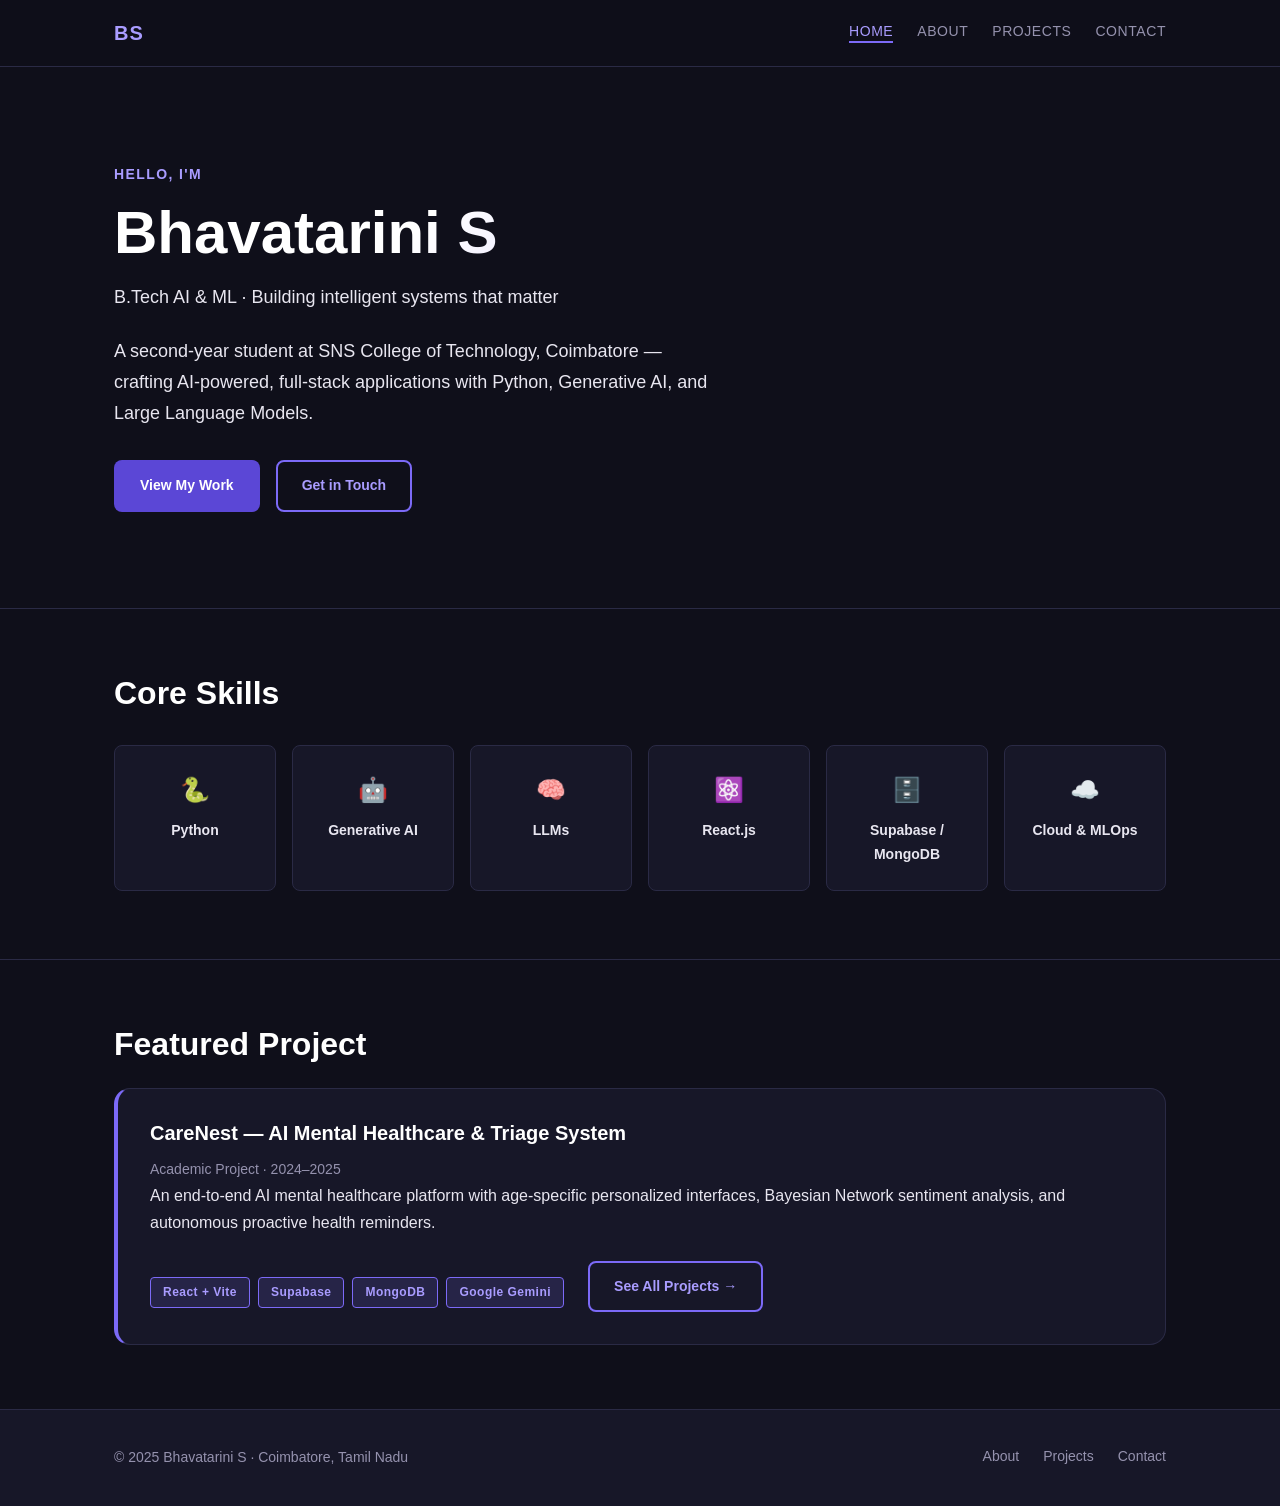
<file: index.html>
<!DOCTYPE html>
<html lang="en">
<head>
  <meta charset="UTF-8" />
  <meta name="viewport" content="width=device-width, initial-scale=1.0" />
  <meta name="description" content="Bhavatarini S — B.Tech AIML student at SNS College of Technology. Building AI-powered full-stack applications with Python, Generative AI, and LLMs." />
  <meta name="keywords" content="Bhavatarini, AI, Machine Learning, Portfolio, Python, Generative AI, LLMs, React" />
  <meta name="author" content="Bhavatarini S" />
  <meta property="og:title" content="Bhavatarini S | AI & ML Portfolio" />
  <meta property="og:description" content="B.Tech AIML student building intelligent, full-stack AI applications." />
  <meta property="og:type" content="website" />
  <title>Bhavatarini S | AI & ML Developer</title>
  <link rel="stylesheet" href="style.css" />
  
</head>
<body>

  <!-- Skip to main content for keyboard/screen reader users -->
  <a class="skip-link" href="#main-content">Skip to main content</a>

  <header role="banner">
    <div class="container header-inner">
      <a href="index.html" class="logo" aria-label="Bhavatarini S — Home">BS</a>
      <nav aria-label="Primary navigation">
        <ul role="list">
          <li><a href="index.html" aria-current="page">Home</a></li>
          <li><a href="about.html">About</a></li>
          <li><a href="projects.html">Projects</a></li>
          <li><a href="contact.html">Contact</a></li>
        </ul>
      </nav>
    </div>
  </header>

  <main id="main-content">

    <!-- Hero Section -->
    <section aria-labelledby="hero-heading" class="hero">
      <div class="container">
        <p class="eyebrow" aria-hidden="true">Hello, I'm</p>
        <h1 id="hero-heading">Bhavatarini S</h1>
        <p class="tagline">B.Tech AI &amp; ML · Building intelligent systems that matter</p>
        <p class="hero-desc">
          A second-year student at SNS College of Technology, Coimbatore — crafting AI-powered, full-stack applications
          with Python, Generative AI, and Large Language Models.
        </p>
        <div class="hero-actions">
          <a href="projects.html" class="btn btn-primary">View My Work</a>
          <a href="contact.html" class="btn btn-outline">Get in Touch</a>
        </div>
      </div>
    </section>

    <!-- Skills Snapshot -->
    <section aria-labelledby="skills-heading" class="skills-section">
      <div class="container">
        <h2 id="skills-heading">Core Skills</h2>
        <ul class="skills-grid" role="list">
          <li class="skill-card">
            <span class="skill-icon" aria-hidden="true">🐍</span>
            <span>Python</span>
          </li>
          <li class="skill-card">
            <span class="skill-icon" aria-hidden="true">🤖</span>
            <span>Generative AI</span>
          </li>
          <li class="skill-card">
            <span class="skill-icon" aria-hidden="true">🧠</span>
            <span>LLMs</span>
          </li>
          <li class="skill-card">
            <span class="skill-icon" aria-hidden="true">⚛️</span>
            <span>React.js</span>
          </li>
          <li class="skill-card">
            <span class="skill-icon" aria-hidden="true">🗄️</span>
            <span>Supabase / MongoDB</span>
          </li>
          <li class="skill-card">
            <span class="skill-icon" aria-hidden="true">☁️</span>
            <span>Cloud & MLOps</span>
          </li>
        </ul>
      </div>
    </section>

    <!-- Featured Project -->
    <section aria-labelledby="featured-heading" class="featured-section">
      <div class="container">
        <h2 id="featured-heading">Featured Project</h2>
        <article aria-labelledby="carenest-title">
          <header>
            <h3 id="carenest-title">CareNest — AI Mental Healthcare &amp; Triage System</h3>
            <p class="project-meta">Academic Project · 2024–2025</p>
          </header>
          <p>
            An end-to-end AI mental healthcare platform with age-specific personalized interfaces, 
            Bayesian Network sentiment analysis, and autonomous proactive health reminders.
          </p>
          <footer>
            <ul class="tag-list" role="list" aria-label="Tech stack">
              <li>React + Vite</li>
              <li>Supabase</li>
              <li>MongoDB</li>
              <li>Google Gemini</li>
            </ul>
            <a href="projects.html" class="btn btn-outline" aria-label="See all projects including CareNest">See All Projects →</a>
          </footer>
        </article>
      </div>
    </section>

  </main>

  <footer role="contentinfo">
    <div class="container footer-inner">
      <p>© <time datetime="2025">2025</time> Bhavatarini S · Coimbatore, Tamil Nadu</p>
      <nav aria-label="Footer navigation">
        <ul role="list">
          <li><a href="about.html">About</a></li>
          <li><a href="projects.html">Projects</a></li>
          <li><a href="contact.html">Contact</a></li>
        </ul>
      </nav>
    </div>
  </footer>

</body>
</html>
</file>
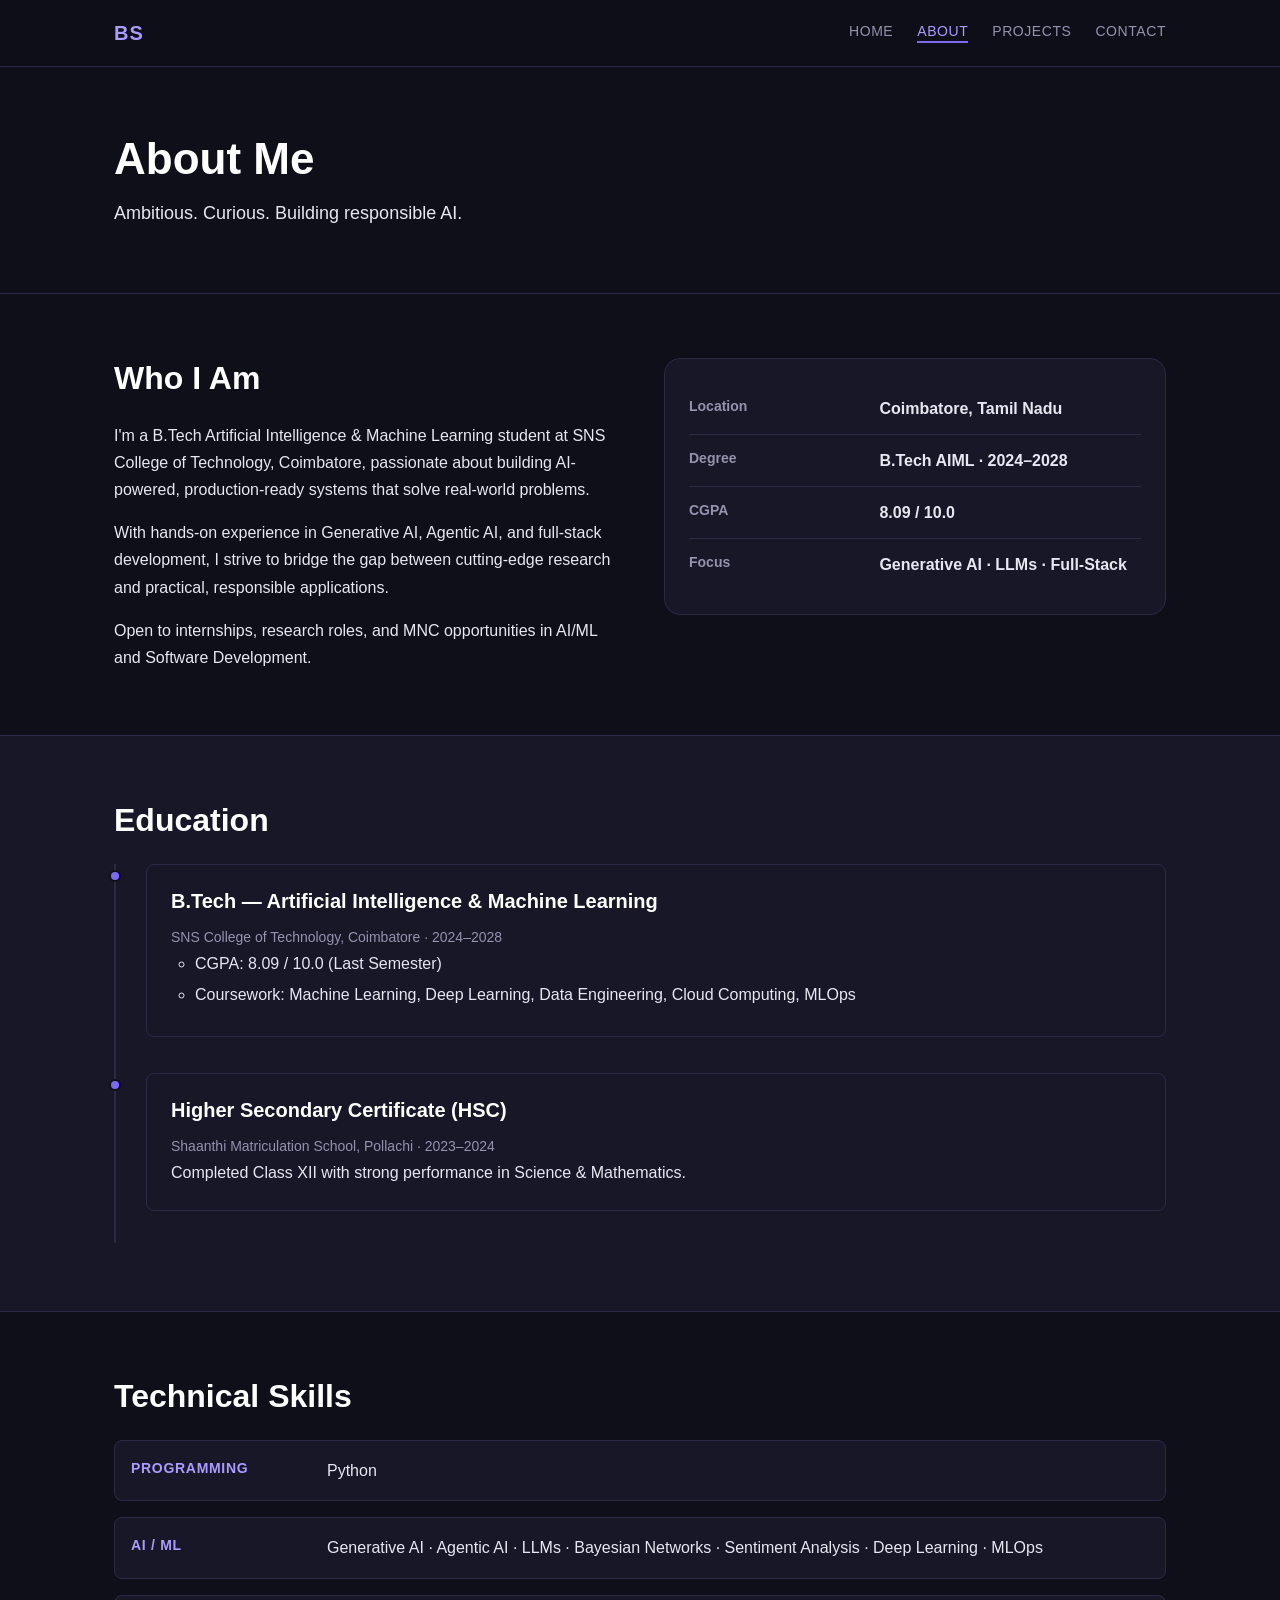
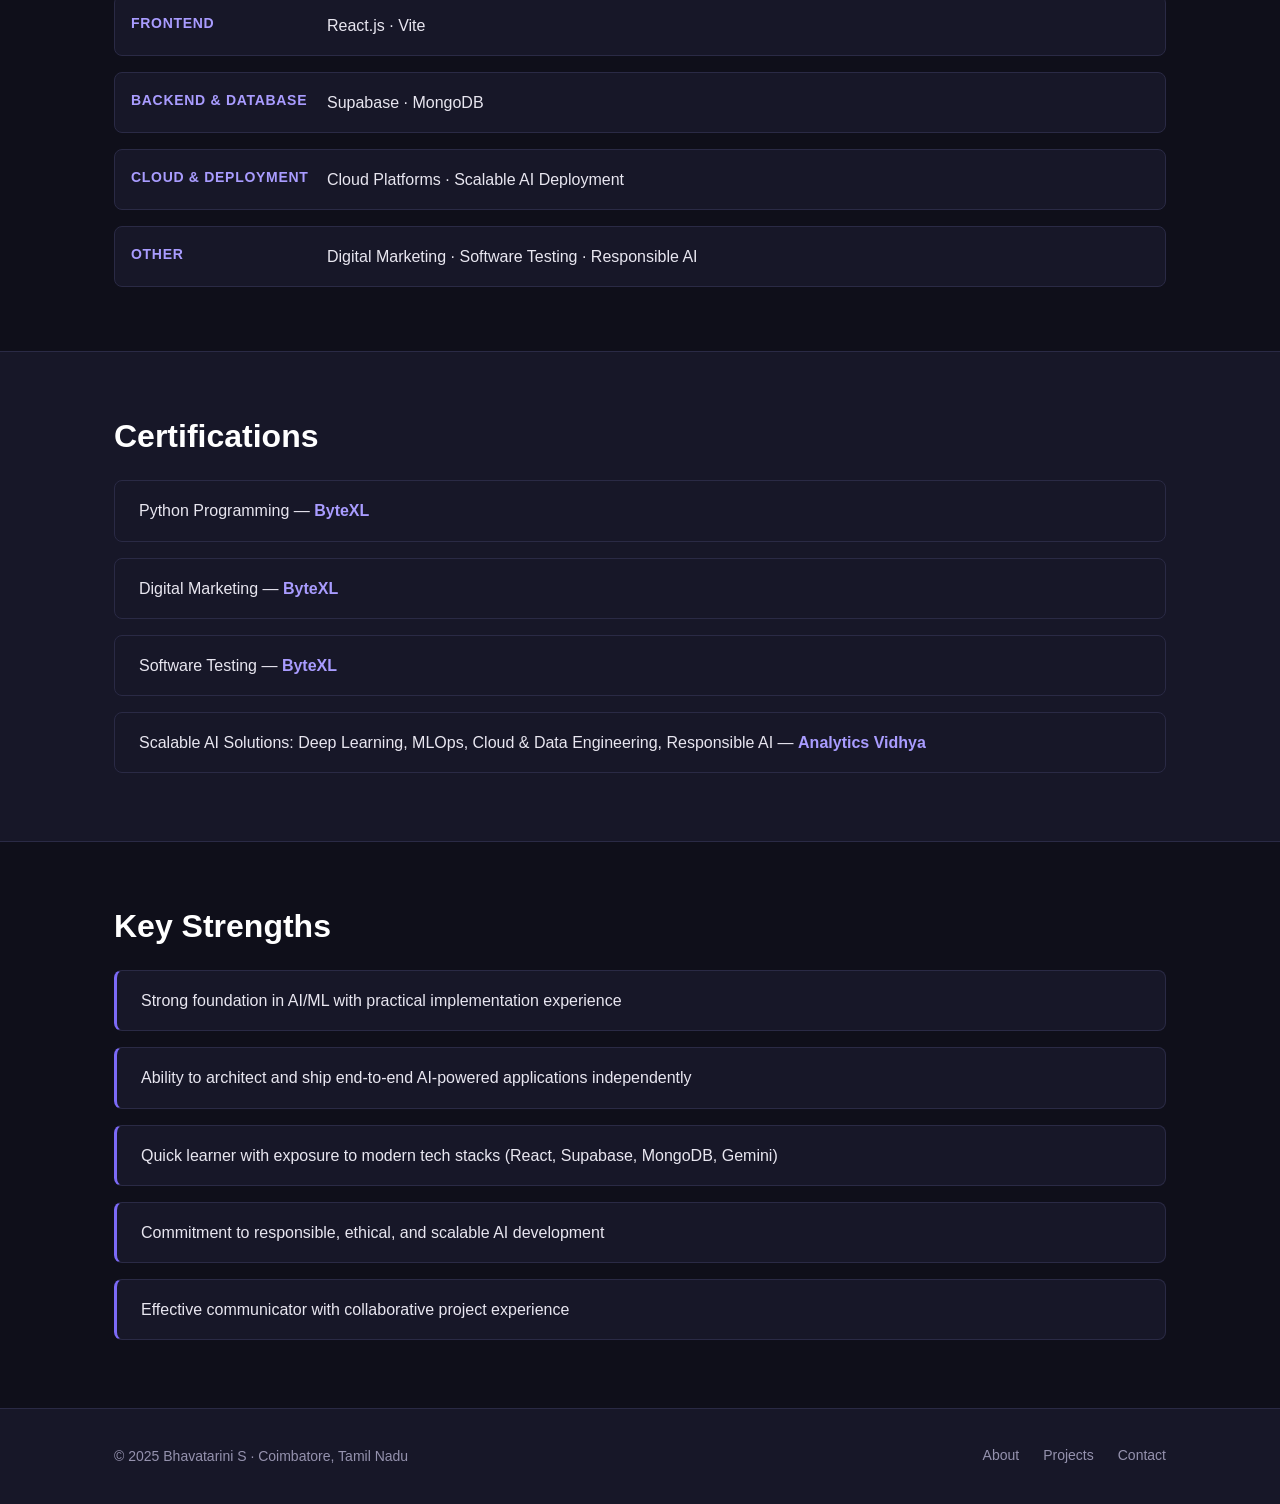
<file: about.html>
<!DOCTYPE html>
<html lang="en">
<head>
  <meta charset="UTF-8" />
  <meta name="viewport" content="width=device-width, initial-scale=1.0" />
  <meta name="description" content="About Bhavatarini S — B.Tech AIML student, her education, skills, certifications, and strengths." />
  <meta name="author" content="Bhavatarini S" />
  <meta property="og:title" content="About | Bhavatarini S" />
  <meta property="og:type" content="website" />
  <title>About | Bhavatarini S</title>
  <link rel="stylesheet" href="style.css" />
  
</head>
<body>

  <a class="skip-link" href="#main-content">Skip to main content</a>

  <header role="banner">
    <div class="container header-inner">
      <a href="index.html" class="logo" aria-label="Bhavatarini S — Home">BS</a>
      <nav aria-label="Primary navigation">
        <ul role="list">
          <li><a href="index.html">Home</a></li>
          <li><a href="about.html" aria-current="page">About</a></li>
          <li><a href="projects.html">Projects</a></li>
          <li><a href="contact.html">Contact</a></li>
        </ul>
      </nav>
    </div>
  </header>

  <main id="main-content">

    <!-- Page Header -->
    <section aria-labelledby="about-heading" class="page-hero">
      <div class="container">
        <h1 id="about-heading">About Me</h1>
        <p class="tagline">Ambitious. Curious. Building responsible AI.</p>
      </div>
    </section>

    <!-- Summary -->
    <section aria-labelledby="summary-heading" class="content-section">
      <div class="container two-col">
        <div>
          <h2 id="summary-heading">Who I Am</h2>
          <p>
            I'm a B.Tech Artificial Intelligence &amp; Machine Learning student at SNS College of Technology, Coimbatore,
            passionate about building AI-powered, production-ready systems that solve real-world problems.
          </p>
          <p>
            With hands-on experience in Generative AI, Agentic AI, and full-stack development, I strive to
            bridge the gap between cutting-edge research and practical, responsible applications.
          </p>
          <p>Open to internships, research roles, and MNC opportunities in AI/ML and Software Development.</p>
        </div>
        <aside aria-label="Quick facts">
          <dl class="fact-list">
            <div class="fact-item">
              <dt>Location</dt>
              <dd>Coimbatore, Tamil Nadu</dd>
            </div>
            <div class="fact-item">
              <dt>Degree</dt>
              <dd>B.Tech AIML · 2024–2028</dd>
            </div>
            <div class="fact-item">
              <dt>CGPA</dt>
              <dd>8.09 / 10.0</dd>
            </div>
            <div class="fact-item">
              <dt>Focus</dt>
              <dd>Generative AI · LLMs · Full-Stack</dd>
            </div>
          </dl>
        </aside>
      </div>
    </section>

    <!-- Education -->
    <section aria-labelledby="education-heading" class="content-section alt-bg">
      <div class="container">
        <h2 id="education-heading">Education</h2>
        <ol class="timeline" role="list">
          <li class="timeline-item">
            <article aria-labelledby="edu-1">
              <header>
                <h3 id="edu-1">B.Tech — Artificial Intelligence &amp; Machine Learning</h3>
                <p class="meta">SNS College of Technology, Coimbatore · <time datetime="2024">2024</time>–<time datetime="2028">2028</time></p>
              </header>
              <ul>
                <li>CGPA: 8.09 / 10.0 (Last Semester)</li>
                <li>Coursework: Machine Learning, Deep Learning, Data Engineering, Cloud Computing, MLOps</li>
              </ul>
            </article>
          </li>
          <li class="timeline-item">
            <article aria-labelledby="edu-2">
              <header>
                <h3 id="edu-2">Higher Secondary Certificate (HSC)</h3>
                <p class="meta">Shaanthi Matriculation School, Pollachi · <time datetime="2023">2023</time>–<time datetime="2024">2024</time></p>
              </header>
              <p>Completed Class XII with strong performance in Science &amp; Mathematics.</p>
            </article>
          </li>
        </ol>
      </div>
    </section>

    <!-- Technical Skills -->
    <section aria-labelledby="techskills-heading" class="content-section">
      <div class="container">
        <h2 id="techskills-heading">Technical Skills</h2>
        <dl class="skills-dl">
          <div class="skill-row">
            <dt>Programming</dt>
            <dd>Python</dd>
          </div>
          <div class="skill-row">
            <dt>AI / ML</dt>
            <dd>Generative AI · Agentic AI · LLMs · Bayesian Networks · Sentiment Analysis · Deep Learning · MLOps</dd>
          </div>
          <div class="skill-row">
            <dt>Frontend</dt>
            <dd>React.js · Vite</dd>
          </div>
          <div class="skill-row">
            <dt>Backend &amp; Database</dt>
            <dd>Supabase · MongoDB</dd>
          </div>
          <div class="skill-row">
            <dt>Cloud &amp; Deployment</dt>
            <dd>Cloud Platforms · Scalable AI Deployment</dd>
          </div>
          <div class="skill-row">
            <dt>Other</dt>
            <dd>Digital Marketing · Software Testing · Responsible AI</dd>
          </div>
        </dl>
      </div>
    </section>

    <!-- Certifications -->
    <section aria-labelledby="certs-heading" class="content-section alt-bg">
      <div class="container">
        <h2 id="certs-heading">Certifications</h2>
        <ul class="cert-list" role="list">
          <li>Python Programming — <span class="cert-issuer">ByteXL</span></li>
          <li>Digital Marketing — <span class="cert-issuer">ByteXL</span></li>
          <li>Software Testing — <span class="cert-issuer">ByteXL</span></li>
          <li>Scalable AI Solutions: Deep Learning, MLOps, Cloud &amp; Data Engineering, Responsible AI — <span class="cert-issuer">Analytics Vidhya</span></li>
        </ul>
      </div>
    </section>

    <!-- Strengths -->
    <section aria-labelledby="strengths-heading" class="content-section">
      <div class="container">
        <h2 id="strengths-heading">Key Strengths</h2>
        <ul class="strengths-list" role="list">
          <li>Strong foundation in AI/ML with practical implementation experience</li>
          <li>Ability to architect and ship end-to-end AI-powered applications independently</li>
          <li>Quick learner with exposure to modern tech stacks (React, Supabase, MongoDB, Gemini)</li>
          <li>Commitment to responsible, ethical, and scalable AI development</li>
          <li>Effective communicator with collaborative project experience</li>
        </ul>
      </div>
    </section>

  </main>

  <footer role="contentinfo">
    <div class="container footer-inner">
      <p>© <time datetime="2025">2025</time> Bhavatarini S · Coimbatore, Tamil Nadu</p>
      <nav aria-label="Footer navigation">
        <ul role="list">
          <li><a href="about.html">About</a></li>
          <li><a href="projects.html">Projects</a></li>
          <li><a href="contact.html">Contact</a></li>
        </ul>
      </nav>
    </div>
  </footer>

</body>
</html>
</file>
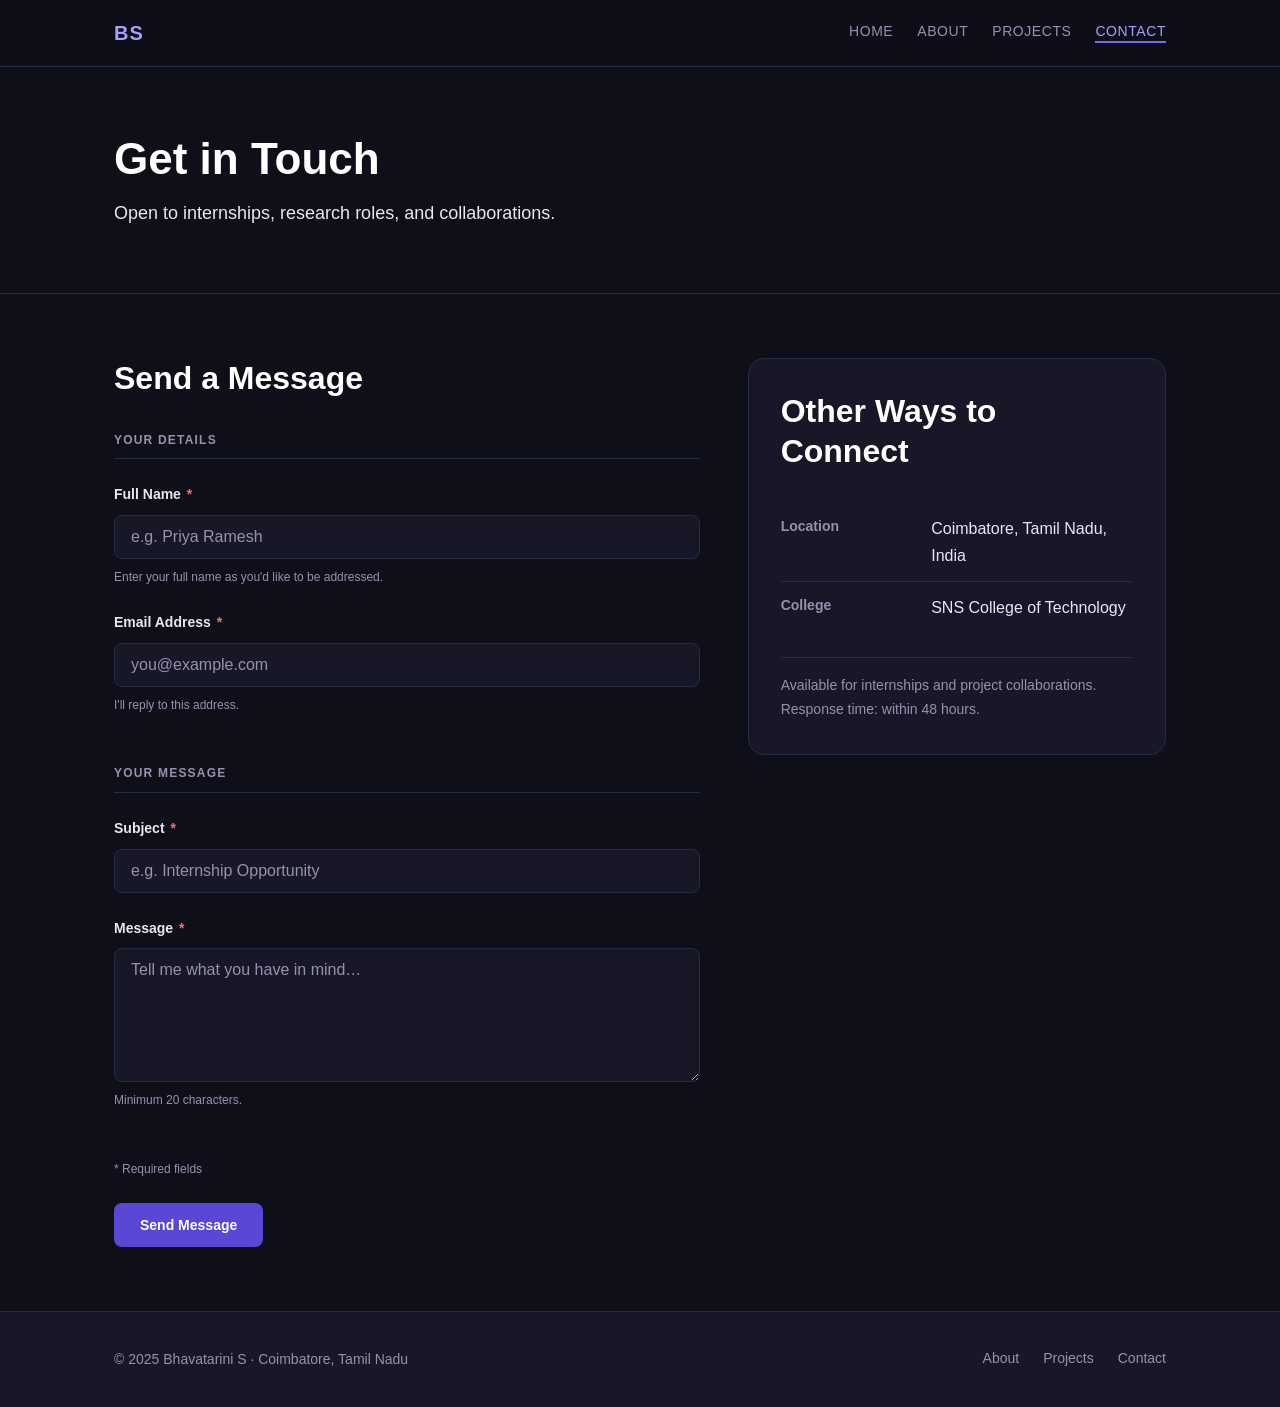
<file: contact.html>
<!DOCTYPE html>
<html lang="en">
<head>
  <meta charset="UTF-8" />
  <meta name="viewport" content="width=device-width, initial-scale=1.0" />
  <meta name="description" content="Contact Bhavatarini S — reach out for internship, research, or collaboration opportunities." />
  <meta name="author" content="Bhavatarini S" />
  <meta property="og:title" content="Contact | Bhavatarini S" />
  <meta property="og:type" content="website" />
  <title>Contact | Bhavatarini S</title>
  <link rel="stylesheet" href="style.css" />
  
</head>
<body>

  <a class="skip-link" href="#main-content">Skip to main content</a>

  <header role="banner">
    <div class="container header-inner">
      <a href="index.html" class="logo" aria-label="Bhavatarini S — Home">BS</a>
      <nav aria-label="Primary navigation">
        <ul role="list">
          <li><a href="index.html">Home</a></li>
          <li><a href="about.html">About</a></li>
          <li><a href="projects.html">Projects</a></li>
          <li><a href="contact.html" aria-current="page">Contact</a></li>
        </ul>
      </nav>
    </div>
  </header>

  <main id="main-content">

    <section aria-labelledby="contact-heading" class="page-hero">
      <div class="container">
        <h1 id="contact-heading">Get in Touch</h1>
        <p class="tagline">Open to internships, research roles, and collaborations.</p>
      </div>
    </section>

    <section aria-labelledby="form-heading" class="content-section">
      <div class="container contact-layout">

        <!-- Contact Form -->
        <div class="form-wrapper">
          <h2 id="form-heading">Send a Message</h2>

          <!-- 
            WCAG 2.1 AA Form Notes:
            - Every input has an explicit <label> with matching `for`/`id`
            - Required fields use both `required` and `aria-required="true"`
            - Error descriptions use `aria-describedby`
            - fieldset + legend groups related fields
            - Tab order follows visual order (no tabindex tricks needed)
          -->
          <form action="#" method="post" novalidate aria-label="Contact form">

            <fieldset>
              <legend>Your Details</legend>

              <div class="field-group">
                <label for="name">Full Name <span class="required-marker" aria-hidden="true">*</span></label>
                <input
                  type="text"
                  id="name"
                  name="name"
                  autocomplete="name"
                  required
                  aria-required="true"
                  aria-describedby="name-hint"
                  placeholder="e.g. Priya Ramesh"
                />
                <span id="name-hint" class="field-hint">Enter your full name as you'd like to be addressed.</span>
              </div>

              <div class="field-group">
                <label for="email">Email Address <span class="required-marker" aria-hidden="true">*</span></label>
                <input
                  type="email"
                  id="email"
                  name="email"
                  autocomplete="email"
                  required
                  aria-required="true"
                  aria-describedby="email-hint"
                  placeholder="you@example.com"
                />
                <span id="email-hint" class="field-hint">I'll reply to this address.</span>
              </div>

            </fieldset>

            <fieldset>
              <legend>Your Message</legend>

              <div class="field-group">
                <label for="subject">Subject <span class="required-marker" aria-hidden="true">*</span></label>
                <input
                  type="text"
                  id="subject"
                  name="subject"
                  required
                  aria-required="true"
                  placeholder="e.g. Internship Opportunity"
                />
              </div>

              <div class="field-group">
                <label for="message">Message <span class="required-marker" aria-hidden="true">*</span></label>
                <textarea
                  id="message"
                  name="message"
                  rows="6"
                  required
                  aria-required="true"
                  aria-describedby="message-hint"
                  placeholder="Tell me what you have in mind…"
                ></textarea>
                <span id="message-hint" class="field-hint">Minimum 20 characters.</span>
              </div>

            </fieldset>

            <p class="required-note"><span aria-hidden="true">*</span> Required fields</p>

            <button type="submit" class="btn btn-primary">Send Message</button>

          </form>
        </div>

        <!-- Contact Info -->
        <aside aria-label="Other ways to connect" class="contact-info">
          <h2>Other Ways to Connect</h2>
          <address>
            <dl>
              <div class="contact-detail">
                <dt>Location</dt>
                <dd>Coimbatore, Tamil Nadu, India</dd>
              </div>
              <div class="contact-detail">
                <dt>College</dt>
                <dd>SNS College of Technology</dd>
              </div>
            </dl>
          </address>
          <p class="availability-note">
            Available for internships and project collaborations.
            Response time: within 48 hours.
          </p>
        </aside>

      </div>
    </section>

  </main>

  <footer role="contentinfo">
    <div class="container footer-inner">
      <p>© <time datetime="2025">2025</time> Bhavatarini S · Coimbatore, Tamil Nadu</p>
      <nav aria-label="Footer navigation">
        <ul role="list">
          <li><a href="about.html">About</a></li>
          <li><a href="projects.html">Projects</a></li>
          <li><a href="contact.html">Contact</a></li>
        </ul>
      </nav>
    </div>
  </footer>

</body>
</html>
</file>
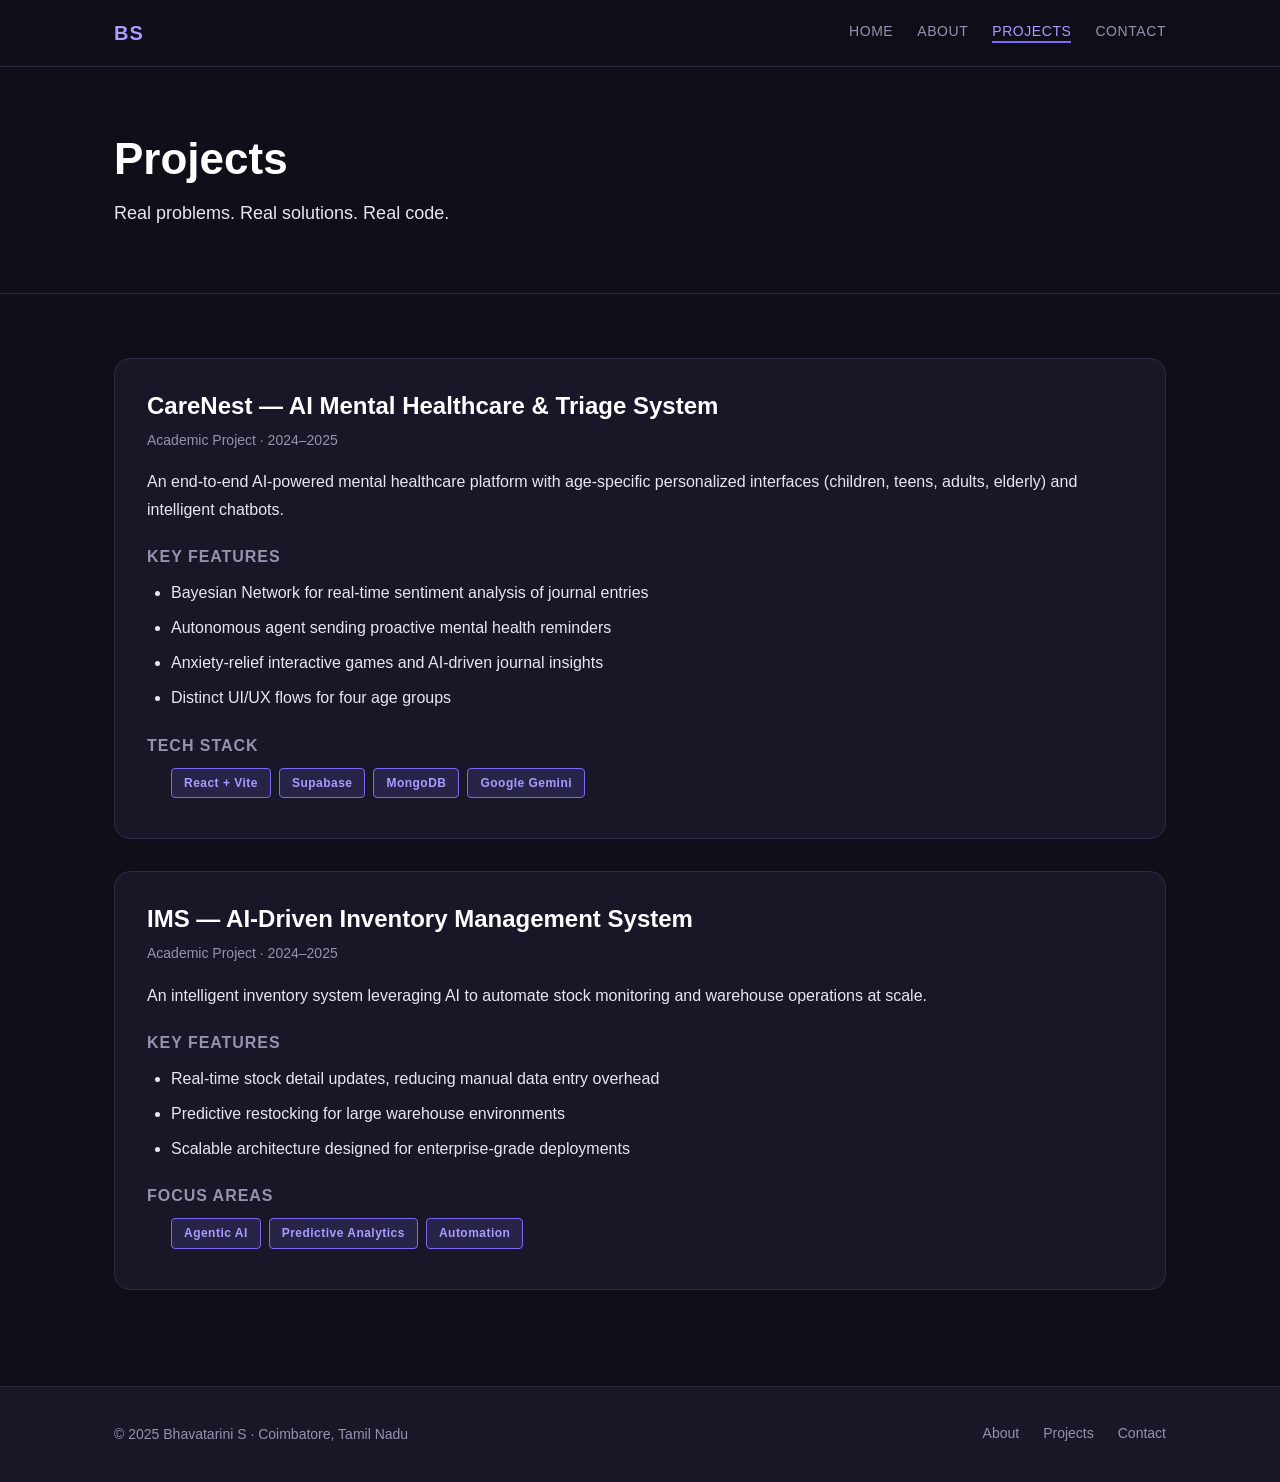
<file: projects.html>
<!DOCTYPE html>
<html lang="en">
<head>
  <meta charset="UTF-8" />
  <meta name="viewport" content="width=device-width, initial-scale=1.0" />
  <meta name="description" content="Projects by Bhavatarini S — CareNest AI Mental Healthcare System and IMS AI Inventory Management System." />
  <meta name="author" content="Bhavatarini S" />
  <meta property="og:title" content="Projects | Bhavatarini S" />
  <meta property="og:type" content="website" />
  <title>Projects | Bhavatarini S</title>
  <link rel="stylesheet" href="style.css" />
  
</head>
<body>

  <a class="skip-link" href="#main-content">Skip to main content</a>

  <header role="banner">
    <div class="container header-inner">
      <a href="index.html" class="logo" aria-label="Bhavatarini S — Home">BS</a>
      <nav aria-label="Primary navigation">
        <ul role="list">
          <li><a href="index.html">Home</a></li>
          <li><a href="about.html">About</a></li>
          <li><a href="projects.html" aria-current="page">Projects</a></li>
          <li><a href="contact.html">Contact</a></li>
        </ul>
      </nav>
    </div>
  </header>

  <main id="main-content">

    <section aria-labelledby="projects-heading" class="page-hero">
      <div class="container">
        <h1 id="projects-heading">Projects</h1>
        <p class="tagline">Real problems. Real solutions. Real code.</p>
      </div>
    </section>

    <!-- Projects List -->
    <section aria-labelledby="projects-list-heading" class="content-section">
      <div class="container">
        <h2 id="projects-list-heading" class="sr-only">All Projects</h2>

        <article class="project-card" aria-labelledby="proj-carenest">
          <header>
            <h2 id="proj-carenest">CareNest — AI Mental Healthcare &amp; Triage System</h2>
            <p class="project-meta">Academic Project · <time datetime="2024">2024</time>–<time datetime="2025">2025</time></p>
          </header>
          <p>
            An end-to-end AI-powered mental healthcare platform with age-specific personalized interfaces
            (children, teens, adults, elderly) and intelligent chatbots.
          </p>
          <h3>Key Features</h3>
          <ul>
            <li>Bayesian Network for real-time sentiment analysis of journal entries</li>
            <li>Autonomous agent sending proactive mental health reminders</li>
            <li>Anxiety-relief interactive games and AI-driven journal insights</li>
            <li>Distinct UI/UX flows for four age groups</li>
          </ul>
          <footer>
            <h3>Tech Stack</h3>
            <ul class="tag-list" role="list" aria-label="Technologies used in CareNest">
              <li>React + Vite</li>
              <li>Supabase</li>
              <li>MongoDB</li>
              <li>Google Gemini</li>
            </ul>
          </footer>
        </article>

        <article class="project-card" aria-labelledby="proj-ims">
          <header>
            <h2 id="proj-ims">IMS — AI-Driven Inventory Management System</h2>
            <p class="project-meta">Academic Project · <time datetime="2024">2024</time>–<time datetime="2025">2025</time></p>
          </header>
          <p>
            An intelligent inventory system leveraging AI to automate stock monitoring and warehouse operations
            at scale.
          </p>
          <h3>Key Features</h3>
          <ul>
            <li>Real-time stock detail updates, reducing manual data entry overhead</li>
            <li>Predictive restocking for large warehouse environments</li>
            <li>Scalable architecture designed for enterprise-grade deployments</li>
          </ul>
          <footer>
            <h3>Focus Areas</h3>
            <ul class="tag-list" role="list" aria-label="Focus areas for IMS">
              <li>Agentic AI</li>
              <li>Predictive Analytics</li>
              <li>Automation</li>
            </ul>
          </footer>
        </article>

      </div>
    </section>

  </main>

  <footer role="contentinfo">
    <div class="container footer-inner">
      <p>© <time datetime="2025">2025</time> Bhavatarini S · Coimbatore, Tamil Nadu</p>
      <nav aria-label="Footer navigation">
        <ul role="list">
          <li><a href="about.html">About</a></li>
          <li><a href="projects.html">Projects</a></li>
          <li><a href="contact.html">Contact</a></li>
        </ul>
      </nav>
    </div>
  </footer>

</body>
</html>
</file>
<file: style.css>
/* ============================================================
   BHAVATARINI S — PORTFOLIO STYLESHEET
   Design: Deep navy + electric violet accent + warm white
   Font: System stack (no external fetch needed)
   WCAG 2.1 AA compliant color contrasts throughout
   ============================================================ */

/* ---------- 1. CSS Custom Properties (Design Tokens) ---------- */
:root {
  /* Palette */
  --color-bg:        #0f0f1a;   /* deep navy */
  --color-surface:   #171728;   /* card surface */
  --color-border:    #2a2a45;
  --color-accent:    #7c6af7;   /* electric violet — 4.6:1 on bg */
  --color-accent-lt: #a99cff;   /* lighter for hover — 7:1 on bg */
  --color-text:      #e8e6f0;   /* near-white body text */
  --color-muted:     #9592ae;   /* secondary text — 4.5:1 on bg */
  --color-white:     #ffffff;

  /* Type */
  --font-sans: -apple-system, BlinkMacSystemFont, "Segoe UI", Roboto, "Helvetica Neue", Arial, sans-serif;
  --font-mono: "SFMono-Regular", Consolas, "Liberation Mono", Menlo, monospace;

  /* Scale */
  --text-xs:   0.75rem;
  --text-sm:   0.875rem;
  --text-base: 1rem;
  --text-lg:   1.125rem;
  --text-xl:   1.25rem;
  --text-2xl:  1.5rem;
  --text-3xl:  2rem;
  --text-4xl:  2.75rem;
  --text-5xl:  3.75rem;

  /* Spacing */
  --space-1:  0.25rem;
  --space-2:  0.5rem;
  --space-3:  0.75rem;
  --space-4:  1rem;
  --space-6:  1.5rem;
  --space-8:  2rem;
  --space-12: 3rem;
  --space-16: 4rem;
  --space-24: 6rem;

  /* Radius */
  --radius-sm: 4px;
  --radius-md: 8px;
  --radius-lg: 16px;

  /* Transitions */
  --transition: 200ms ease;
}

/* ---------- 2. Reset & Base ---------- */
*, *::before, *::after {
  box-sizing: border-box;
  margin: 0;
  padding: 0;
}

html {
  scroll-behavior: smooth;
  font-size: 100%;
}

/* Respect user motion preference */
@media (prefers-reduced-motion: reduce) {
  *, *::before, *::after {
    animation-duration: 0.01ms !important;
    transition-duration: 0.01ms !important;
  }
  html { scroll-behavior: auto; }
}

body {
  font-family: var(--font-sans);
  font-size: var(--text-base);
  line-height: 1.7;
  color: var(--color-text);
  background-color: var(--color-bg);
  -webkit-font-smoothing: antialiased;
}

/* ---------- 3. Accessibility Utilities ---------- */

/* Screen-reader only text */
.sr-only {
  position: absolute;
  width: 1px;
  height: 1px;
  padding: 0;
  margin: -1px;
  overflow: hidden;
  clip: rect(0, 0, 0, 0);
  white-space: nowrap;
  border: 0;
}

/* Skip link — appears on focus for keyboard users */
.skip-link {
  position: absolute;
  top: -100%;
  left: var(--space-4);
  background: var(--color-accent);
  color: var(--color-white);
  padding: var(--space-2) var(--space-4);
  border-radius: var(--radius-sm);
  font-weight: 700;
  text-decoration: none;
  z-index: 9999;
  transition: top var(--transition);
}

.skip-link:focus {
  top: var(--space-4);
}

/* Visible keyboard focus ring — WCAG 2.4.7 */
:focus-visible {
  outline: 3px solid var(--color-accent-lt);
  outline-offset: 3px;
  border-radius: var(--radius-sm);
}

/* ---------- 4. Typography ---------- */
h1, h2, h3, h4, h5, h6 {
  line-height: 1.25;
  font-weight: 700;
  color: var(--color-white);
}

h1 { font-size: var(--text-4xl); }
h2 { font-size: var(--text-3xl); margin-bottom: var(--space-6); }
h3 { font-size: var(--text-xl);  margin-bottom: var(--space-3); }

p { margin-bottom: var(--space-4); }
p:last-child { margin-bottom: 0; }

a {
  color: var(--color-accent-lt);
  text-decoration: underline;
  transition: color var(--transition);
}

a:hover, a:focus {
  color: var(--color-white);
}

ul, ol { padding-left: var(--space-6); }
li { margin-bottom: var(--space-1); }

/* Remove list styling when role="list" is present */
[role="list"] {
  list-style: none;
  padding-left: 0;
}

/* ---------- 5. Layout Helpers ---------- */
.container {
  max-width: 1100px;
  margin-inline: auto;
  padding-inline: var(--space-6);
}

.two-col {
  display: grid;
  grid-template-columns: 1fr 1fr;
  gap: var(--space-12);
  align-items: start;
}

@media (max-width: 700px) {
  .two-col { grid-template-columns: 1fr; }
}

/* ---------- 6. Header & Nav ---------- */
header[role="banner"] {
  position: sticky;
  top: 0;
  z-index: 100;
  background: rgba(15, 15, 26, 0.95);
  backdrop-filter: blur(8px);
  border-bottom: 1px solid var(--color-border);
}

.header-inner {
  display: flex;
  align-items: center;
  justify-content: space-between;
  padding-block: var(--space-4);
}

.logo {
  font-size: var(--text-xl);
  font-weight: 800;
  color: var(--color-accent-lt);
  text-decoration: none;
  letter-spacing: 0.05em;
}

.logo:hover, .logo:focus {
  color: var(--color-white);
}

nav[aria-label="Primary navigation"] ul {
  display: flex;
  gap: var(--space-6);
}

nav[aria-label="Primary navigation"] a {
  color: var(--color-muted);
  text-decoration: none;
  font-size: var(--text-sm);
  font-weight: 500;
  letter-spacing: 0.04em;
  text-transform: uppercase;
  transition: color var(--transition);
}

nav[aria-label="Primary navigation"] a:hover,
nav[aria-label="Primary navigation"] a:focus {
  color: var(--color-white);
}

/* Active page indicator */
nav[aria-label="Primary navigation"] a[aria-current="page"] {
  color: var(--color-accent-lt);
  border-bottom: 2px solid var(--color-accent);
  padding-bottom: 2px;
}

/* ---------- 7. Buttons ---------- */
.btn {
  display: inline-block;
  padding: var(--space-3) var(--space-6);
  border-radius: var(--radius-md);
  font-weight: 600;
  font-size: var(--text-sm);
  text-decoration: none;
  cursor: pointer;
  transition: background var(--transition), color var(--transition), border-color var(--transition);
  border: 2px solid transparent;
}

.btn-primary {
  background: #5b47d6;
  color: #ffffff;
}

.btn-primary:hover, .btn-primary:focus {
  background: var(--color-accent-lt);
  color: var(--color-bg);
}

.btn-outline {
  background: transparent;
  border-color: var(--color-accent);
  color: var(--color-accent-lt);
}

.btn-outline:hover, .btn-outline:focus {
  background: var(--color-accent);
  color: var(--color-white);
}

/* ---------- 8. Hero Section ---------- */
.hero {
  padding-block: var(--space-24);
  border-bottom: 1px solid var(--color-border);
}

.eyebrow {
  font-size: var(--text-sm);
  font-weight: 600;
  color: var(--color-accent-lt);
  letter-spacing: 0.1em;
  text-transform: uppercase;
  margin-bottom: var(--space-2);
}

.hero h1 {
  font-size: clamp(2.5rem, 6vw, var(--text-5xl));
  background: linear-gradient(135deg, var(--color-white) 30%, var(--color-accent-lt));
  -webkit-background-clip: text;
  -webkit-text-fill-color: transparent;
  background-clip: text;
  margin-bottom: var(--space-3);
}

.tagline {
  font-size: var(--text-lg);
  color: var(--color-text);
  margin-bottom: var(--space-6);
}

.hero-desc {
  max-width: 600px;
  color: var(--color-text);
  font-size: var(--text-lg);
  margin-bottom: var(--space-8);
}

.hero-actions {
  display: flex;
  gap: var(--space-4);
  flex-wrap: wrap;
}

/* ---------- 9. Page Hero (inner pages) ---------- */
.page-hero {
  padding-block: var(--space-16);
  border-bottom: 1px solid var(--color-border);
}

.page-hero h1 {
  font-size: var(--text-4xl);
  margin-bottom: var(--space-3);
}

/* ---------- 10. Section Spacing ---------- */
.content-section {
  padding-block: var(--space-16);
  border-bottom: 1px solid var(--color-border);
}

.content-section:last-child { border-bottom: none; }

.alt-bg {
  background: var(--color-surface);
}

/* ---------- 11. Skills Grid (Home) ---------- */
.skills-section {
  padding-block: var(--space-16);
  border-bottom: 1px solid var(--color-border);
}

.skills-grid {
  display: grid;
  grid-template-columns: repeat(auto-fit, minmax(150px, 1fr));
  gap: var(--space-4);
  margin-top: var(--space-8);
}

.skill-card {
  background: var(--color-surface);
  border: 1px solid var(--color-border);
  border-radius: var(--radius-md);
  padding: var(--space-6) var(--space-4);
  text-align: center;
  font-weight: 600;
  font-size: var(--text-sm);
  display: flex;
  flex-direction: column;
  gap: var(--space-2);
  transition: border-color var(--transition);
}

.skill-card:hover {
  border-color: var(--color-accent);
}

.skill-icon {
  font-size: var(--text-2xl);
}

/* ---------- 12. Tag List ---------- */
.tag-list {
  display: flex;
  flex-wrap: wrap;
  gap: var(--space-2);
  margin-top: var(--space-3);
}

.tag-list li {
  background: rgba(124, 106, 247, 0.15);
  color: var(--color-accent-lt);
  border: 1px solid var(--color-accent);
  border-radius: var(--radius-sm);
  padding: var(--space-1) var(--space-3);
  font-size: var(--text-xs);
  font-weight: 600;
  letter-spacing: 0.04em;
  margin-bottom: 0;
}

/* ---------- 13. Featured Project (Home) ---------- */
.featured-section {
  padding-block: var(--space-16);
}

.featured-section article {
  background: var(--color-surface);
  border: 1px solid var(--color-border);
  border-left: 4px solid var(--color-accent);
  border-radius: var(--radius-lg);
  padding: var(--space-8);
}

.project-meta {
  font-size: var(--text-sm);
  color: var(--color-muted);
  margin-bottom: var(--space-4);
}

.featured-section footer {
  margin-top: var(--space-6);
  display: flex;
  align-items: center;
  flex-wrap: wrap;
  gap: var(--space-6);
}

/* ---------- 14. Projects Page ---------- */
.project-card {
  background: var(--color-surface);
  border: 1px solid var(--color-border);
  border-radius: var(--radius-lg);
  padding: var(--space-8);
  margin-bottom: var(--space-8);
  transition: border-color var(--transition);
}

.project-card:hover {
  border-color: var(--color-accent);
}

.project-card header {
  margin-bottom: var(--space-4);
}

.project-card h2 {
  font-size: var(--text-2xl);
  margin-bottom: var(--space-2);
}

.project-card h3 {
  font-size: var(--text-base);
  color: var(--color-muted);
  text-transform: uppercase;
  letter-spacing: 0.06em;
  margin-top: var(--space-6);
  margin-bottom: var(--space-3);
}

.project-card footer {
  margin-top: var(--space-4);
}

.project-card ul {
  padding-left: var(--space-6);
}

.project-card li {
  margin-bottom: var(--space-2);
}

/* ---------- 15. About Page — Timeline ---------- */
.timeline {
  padding-left: 0;
  list-style: none;
  position: relative;
}

.timeline::before {
  content: '';
  position: absolute;
  left: 0;
  top: 0;
  bottom: 0;
  width: 2px;
  background: var(--color-border);
}

.timeline-item {
  padding-left: var(--space-8);
  padding-bottom: var(--space-8);
  position: relative;
}

.timeline-item::before {
  content: '';
  position: absolute;
  left: -5px;
  top: 6px;
  width: 12px;
  height: 12px;
  border-radius: 50%;
  background: var(--color-accent);
  border: 2px solid var(--color-bg);
}

.timeline-item article {
  background: var(--color-surface);
  border: 1px solid var(--color-border);
  border-radius: var(--radius-md);
  padding: var(--space-6);
}

.meta {
  font-size: var(--text-sm);
  color: var(--color-muted);
  margin-bottom: var(--space-3);
}

/* ---------- 16. About Page — Skills DL ---------- */
.skills-dl {
  display: flex;
  flex-direction: column;
  gap: var(--space-4);
}

.skill-row {
  display: grid;
  grid-template-columns: 180px 1fr;
  gap: var(--space-4);
  align-items: start;
  padding: var(--space-4);
  background: var(--color-surface);
  border: 1px solid var(--color-border);
  border-radius: var(--radius-md);
}

.skill-row dt {
  font-weight: 700;
  color: var(--color-accent-lt);
  font-size: var(--text-sm);
  text-transform: uppercase;
  letter-spacing: 0.05em;
}

.skill-row dd {
  color: var(--color-text);
  margin: 0;
}

@media (max-width: 600px) {
  .skill-row { grid-template-columns: 1fr; gap: var(--space-1); }
}

/* ---------- 17. About Page — Facts & Certifications ---------- */
.fact-list {
  background: var(--color-surface);
  border: 1px solid var(--color-border);
  border-radius: var(--radius-lg);
  padding: var(--space-6);
}

.fact-item {
  padding-block: var(--space-3);
  border-bottom: 1px solid var(--color-border);
  display: grid;
  grid-template-columns: 1fr 1.5fr;
  gap: var(--space-4);
}

.fact-item:last-child { border-bottom: none; }

.fact-item dt {
  font-size: var(--text-sm);
  color: var(--color-muted);
  font-weight: 600;
}

.fact-item dd {
  margin: 0;
  font-weight: 600;
}

.cert-list {
  display: flex;
  flex-direction: column;
  gap: var(--space-3);
  padding-left: 0;
  list-style: none;
}

.cert-list li {
  padding: var(--space-4) var(--space-6);
  background: var(--color-surface);
  border: 1px solid var(--color-border);
  border-radius: var(--radius-md);
  font-weight: 500;
}

.cert-issuer {
  color: var(--color-accent-lt);
  font-weight: 700;
}

.strengths-list {
  display: flex;
  flex-direction: column;
  gap: var(--space-3);
  padding-left: 0;
  list-style: none;
}

.strengths-list li {
  padding: var(--space-4) var(--space-6);
  background: var(--color-surface);
  border: 1px solid var(--color-border);
  border-left: 3px solid var(--color-accent);
  border-radius: var(--radius-md);
}

/* ---------- 18. Contact Form ---------- */
.contact-layout {
  display: grid;
  grid-template-columns: 1.4fr 1fr;
  gap: var(--space-12);
  align-items: start;
}

@media (max-width: 800px) {
  .contact-layout { grid-template-columns: 1fr; }
}

.form-wrapper h2, .contact-info h2 {
  margin-bottom: var(--space-8);
}

form fieldset {
  border: none;
  margin-bottom: var(--space-6);
}

form legend {
  font-size: var(--text-xs);
  font-weight: 700;
  color: var(--color-muted);
  text-transform: uppercase;
  letter-spacing: 0.1em;
  margin-bottom: var(--space-6);
  padding-bottom: var(--space-2);
  border-bottom: 1px solid var(--color-border);
  width: 100%;
}

.field-group {
  display: flex;
  flex-direction: column;
  gap: var(--space-2);
  margin-bottom: var(--space-6);
}

.field-group label {
  font-weight: 600;
  font-size: var(--text-sm);
  color: var(--color-text);
}

.required-marker {
  color: #f87171; /* red — decorative only, attr aria-hidden */
  margin-left: 2px;
}

.field-group input,
.field-group textarea {
  background: var(--color-surface);
  border: 1px solid var(--color-border);
  border-radius: var(--radius-md);
  color: var(--color-text);
  font-family: var(--font-sans);
  font-size: var(--text-base);
  padding: var(--space-3) var(--space-4);
  transition: border-color var(--transition), outline var(--transition);
  width: 100%;
}

.field-group input::placeholder,
.field-group textarea::placeholder {
  color: var(--color-muted);
}

.field-group input:focus,
.field-group textarea:focus {
  border-color: var(--color-accent);
  outline: 3px solid rgba(124, 106, 247, 0.3);
  outline-offset: 0;
}

/* WCAG: invalid state must not rely on color alone */
.field-group input:invalid:not(:placeholder-shown),
.field-group textarea:invalid:not(:placeholder-shown) {
  border-color: #f87171;
  border-left-width: 3px;
}

.field-hint {
  font-size: var(--text-xs);
  color: var(--color-muted);
}

.required-note {
  font-size: var(--text-xs);
  color: var(--color-muted);
  margin-bottom: var(--space-6);
}

/* ---------- 19. Contact Info ---------- */
.contact-info {
  background: var(--color-surface);
  border: 1px solid var(--color-border);
  border-radius: var(--radius-lg);
  padding: var(--space-8);
}

address { font-style: normal; }

.contact-detail {
  padding-block: var(--space-3);
  border-bottom: 1px solid var(--color-border);
  display: grid;
  grid-template-columns: 1fr 1.5fr;
  gap: var(--space-4);
}

.contact-detail:last-child { border-bottom: none; }

.contact-detail dt {
  font-size: var(--text-sm);
  color: var(--color-muted);
  font-weight: 600;
}

.contact-detail dd { margin: 0; }

.availability-note {
  margin-top: var(--space-6);
  font-size: var(--text-sm);
  color: var(--color-muted);
  border-top: 1px solid var(--color-border);
  padding-top: var(--space-4);
}

/* ---------- 20. Footer ---------- */
footer[role="contentinfo"] {
  border-top: 1px solid var(--color-border);
  padding-block: var(--space-8);
  background: var(--color-surface);
}

.footer-inner {
  display: flex;
  justify-content: space-between;
  align-items: center;
  flex-wrap: wrap;
  gap: var(--space-4);
}

.footer-inner p {
  font-size: var(--text-sm);
  color: var(--color-muted);
  margin: 0;
}

footer nav ul {
  display: flex;
  gap: var(--space-6);
}

footer nav a {
  font-size: var(--text-sm);
  color: var(--color-muted);
  text-decoration: none;
  transition: color var(--transition);
}

footer nav a:hover, footer nav a:focus {
  color: var(--color-accent-lt);
}

/* ---------- 21. Responsive ---------- */
@media (max-width: 600px) {
  h1 { font-size: var(--text-3xl); }
  h2 { font-size: var(--text-2xl); }
  .hero { padding-block: var(--space-16); }
  .header-inner { flex-direction: column; gap: var(--space-4); }
  nav[aria-label="Primary navigation"] ul { gap: var(--space-4); }
  .footer-inner { flex-direction: column; text-align: center; }
  footer nav ul { justify-content: center; }
}
</file>
